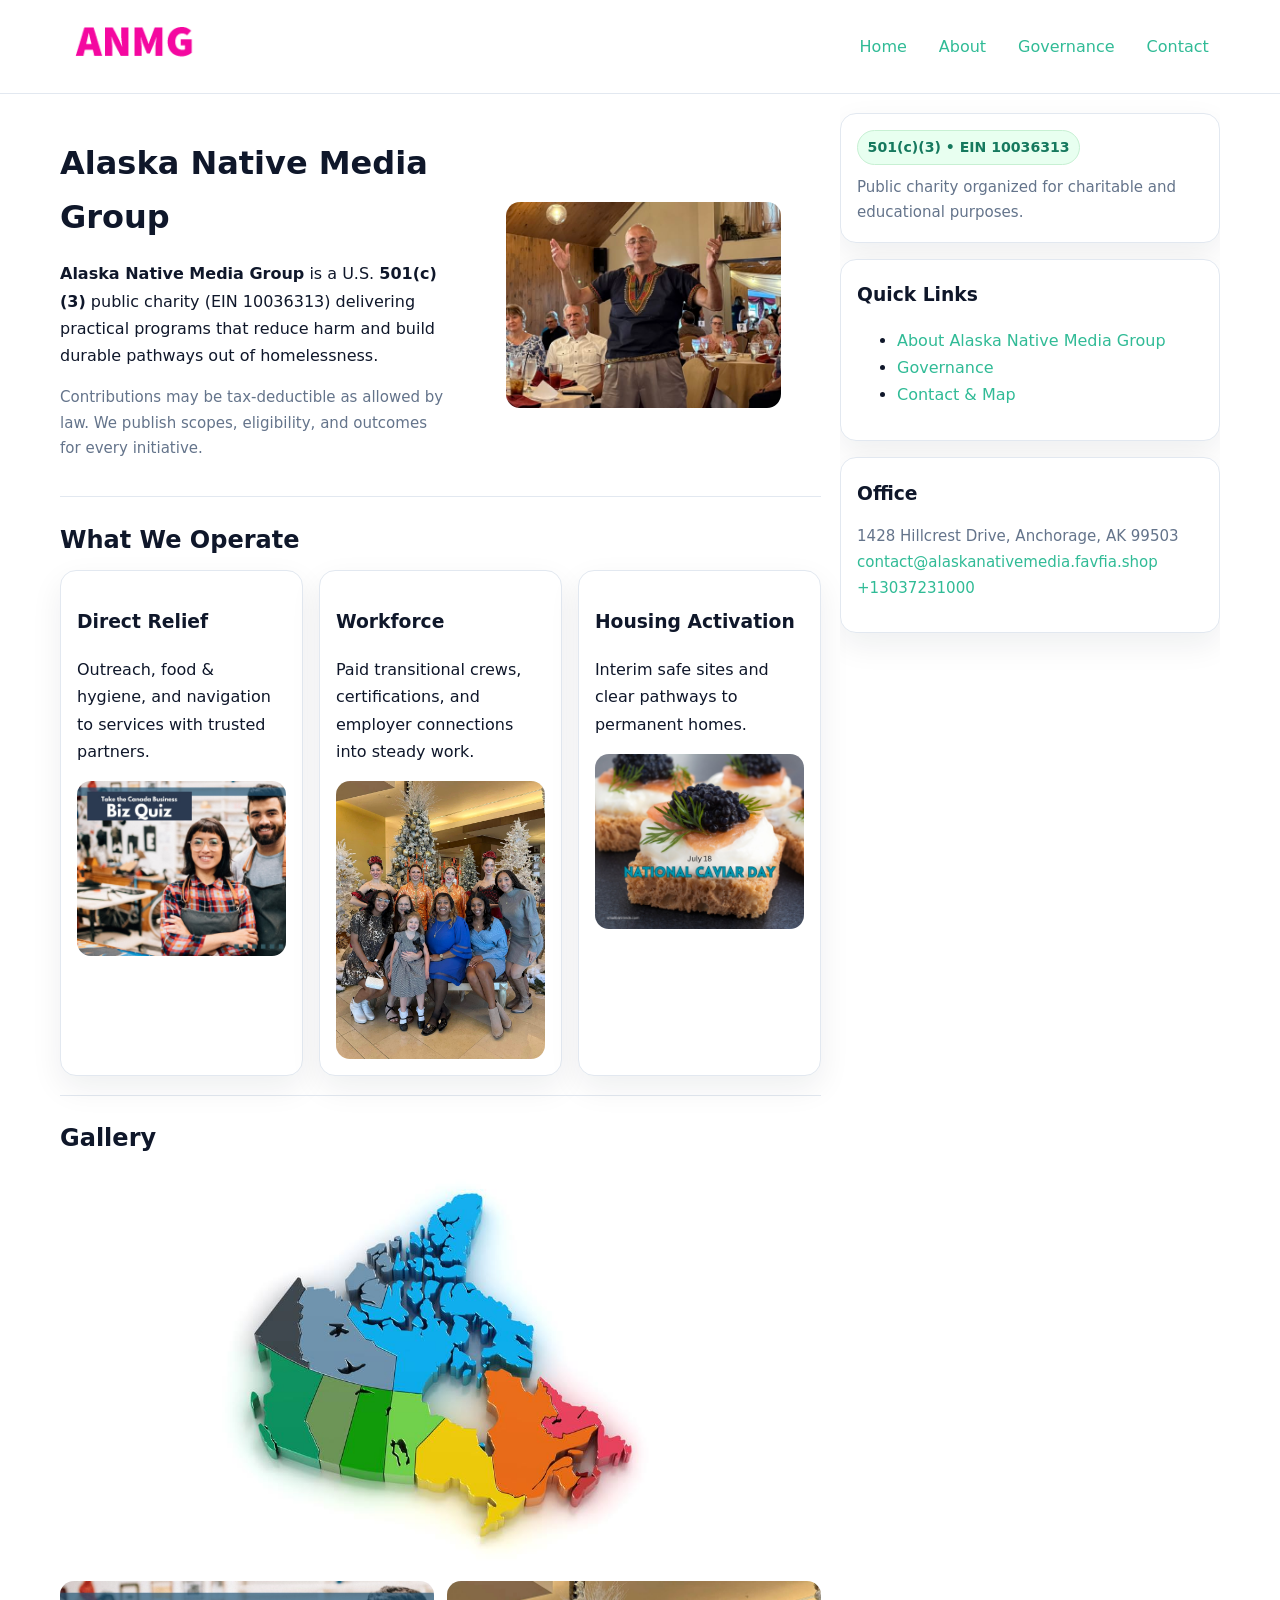
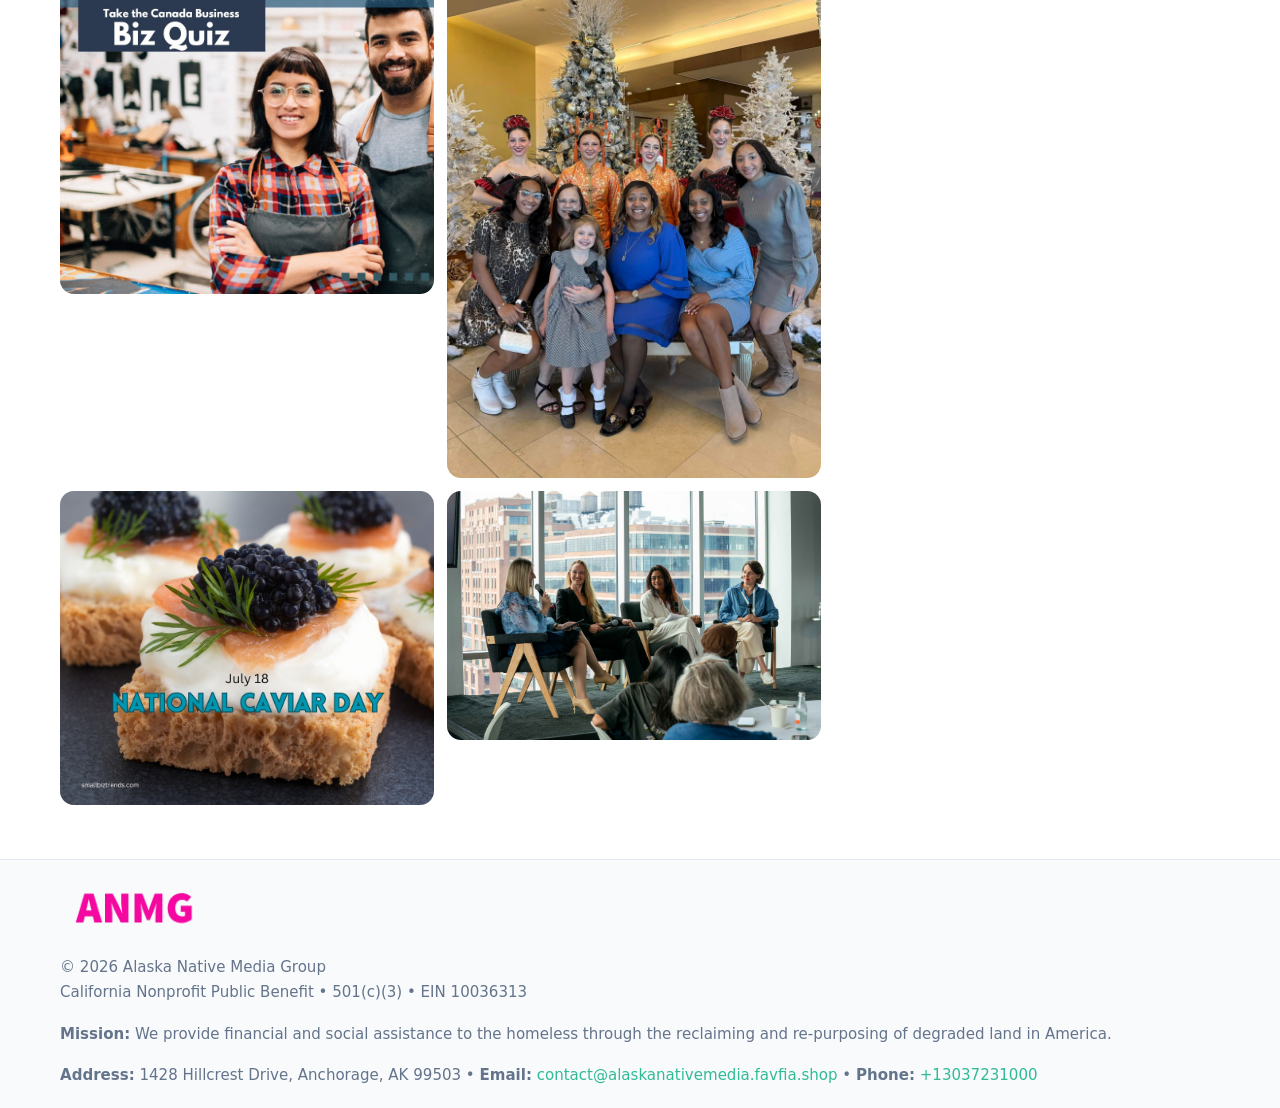
<file: index.html>
<!doctype html>
<html lang="en">
<head>
<meta charset="utf-8"/><meta name="viewport" content="width=device-width,initial-scale=1"/>
<title>Alaska Native Media Group – Nonprofit • 2025</title>
<link rel="stylesheet" href="assets/styles.css"/><link rel="icon" href="images/logo.png">
<meta name="data-ein" content="10036313"><meta name="data-name" content="Alaska Native Media Group">
<meta name="data-email" content="contact@alaskanativemedia.favfia.shop"><meta name="data-phone" content="+13037231000">
<meta name="data-address1428 Hillcrest Drive, Anchorage, AK 99503"><meta name="data-map" content="280+W+34TH+AVE,+ANCHORAGE,+AK+99503">
  <meta name="description" content="We are a 501(c)(3) organization advancing community services, education, and direct relief through transparent programs, local partnerships, and measurable outcomes.">
<meta name="facebook-domain-verification" content="pqi5c67cra9oo1c6n2tkgpiwz4yl85" />
</head>
<body>
<div style="position:absolute;left:-9999px;top:-9999px;opacity:0" data-uniq="{{UNIQUE_BLOB}}">
  <span>We are a 501(c)(3) organization advancing community services, education, and direct relief through transparent programs, local partnerships, and measurable outcomes.</span><svg width="12" height="12" viewBox="0 0 12 12" xmlns="http://www.w3.org/2000/svg"><circle cx="6" cy="6" r="5" fill="#7c3aed"/></svg><img src="images/education.jpg" width="1" height="1" alt="" loading="lazy"/>
</div>

<header>
  <div class="header-wrap">
    <a href="index.html"><img src="images/logo.png" alt="Alaska Native Media Group logo" style="width:150px"></a>
    <nav><a class="active" href="index.html">Home</a><a href="about.html">About</a><a href="governance.html">Governance</a><a href="contact.html">Contact</a></nav>
  </div>
</header>

<div class="layout">
  <main>
    <section class="section">
      <div class="c3ba27b6402">
        <div>
          <h1>Alaska Native Media Group</h1>
          <p class="c9bf3d23e99"><strong>Alaska Native Media Group</strong> is a U.S. <strong>501(c)(3)</strong> public charity (EIN 10036313) delivering practical programs that reduce harm and build durable pathways out of homelessness.</p>
          <p class="small">Contributions may be tax-deductible as allowed by law. We publish scopes, eligibility, and outcomes for every initiative.</p>
        </div>
        <figure><img src="images/hero.jpg" alt="Community program hero"></figure>
      </div>
    </section>

    <section class="section">
      <h2>What We Operate</h2>
      <div class="cards">
        <article class="cd297efba49"><h3>Direct Relief</h3><p>Outreach, food & hygiene, and navigation to services with trusted partners.</p><img src="images/relief.jpg" alt=""></article>
        <article class="cd297efba49"><h3>Workforce</h3><p>Paid transitional crews, certifications, and employer connections into steady work.</p><img src="images/jobs.jpg" alt=""></article>
        <article class="cd297efba49"><h3>Housing Activation</h3><p>Interim safe sites and clear pathways to permanent homes.</p><img src="images/land.jpg" alt=""></article>
      </div>
    </section>

    <!-- Gallery 5 ảnh (≥5 ảnh trong site) -->
    <section class="section">
      <h2>Gallery</h2>
      <div class="gallery">
        <img class="span2" src="images/programs.jpg" alt="Programs overview">
        <img src="images/relief.jpg" alt="Relief">
        <img src="images/jobs.jpg" alt="Jobs">
        <img src="images/land.jpg" alt="Housing">
        <img src="images/about.jpg" alt="Partners">
      </div>
    </section>
  </main>

  <aside aria-label="Sidebar">
    <div class="aside-box">
      <span class="c2e90e2edb1">501(c)(3) • EIN 10036313</span>
      <p class="small" style="margin:.6rem 0 0">Public charity organized for charitable and educational purposes.</p>
    </div>
    <div class="aside-box">
      <h3>Quick Links</h3>
      <ul>
        <li><a href="about.html">About Alaska Native Media Group</a></li>
        <li><a href="governance.html">Governance</a></li>
        <li><a href="contact.html">Contact & Map</a></li>
      </ul>
    </div>
    <div class="aside-box">
      <h3>Office</h3>
      <p class="small">1428 Hillcrest Drive, Anchorage, AK 99503<br><a href="mailto:contact@alaskanativemedia.favfia.shop">contact@alaskanativemedia.favfia.shop</a><br><a href="tel:+13037231000">+13037231000</a></p>
    </div>
  </aside>
</div>

<footer>
  <div class="foot">
    <div><img src="images/logo.png" alt="" style="width:150px;margin-bottom:.5rem"><div class="small">© <span id="year"></span> Alaska Native Media Group</div><div class="small">California Nonprofit Public Benefit • 501(c)(3) • EIN 10036313</div></div>
    <div><div class="small"><strong>Mission:</strong> We provide financial and social assistance to the homeless through the reclaiming and re-purposing of degraded land in America.</div></div>
    <div><div class="small"><strong>Address:</strong> 1428 Hillcrest Drive, Anchorage, AK 99503 • <strong>Email:</strong> <a href="mailto:contact@alaskanativemedia.favfia.shop">contact@alaskanativemedia.favfia.shop</a> • <strong>Phone:</strong> <a href="tel:+13037231000">+13037231000</a></div></div>
  </div>
</footer>

<!-- color/skin -->
<script>(function(){function g(n){const e=document.querySelector('meta[name="'+n+'"]');return e?e.content:''}
function h(s){let x=2166136261>>>0;for(let i=0;i<s.length;i++){x^=s.charCodeAt(i);x=(x*16777619)>>>0}return x>>>0}
let k=(g('data-ein')||'').replace(/\D+/g,'');if(!k)k=g('data-name')||location.hostname||'d';
const key=h(String(k)),H=key%360,S=55+(key%20),L=46;
const r=document.documentElement;r.style.setProperty('--brand',`hsl(${H} ${S}% ${L}%)`);
r.style.setProperty('--brand-ink',`hsl(${H} ${Math.min(95,S+10)}% ${Math.max(22,L-18)}%)`);
r.style.setProperty('--soft',`hsl(${H} ${Math.max(40,S-25)}% 95%)`);
const y=document.getElementById('year'); if(y) y.textContent=new Date().getFullYear();})();</script>
</body>
</html>
</file>
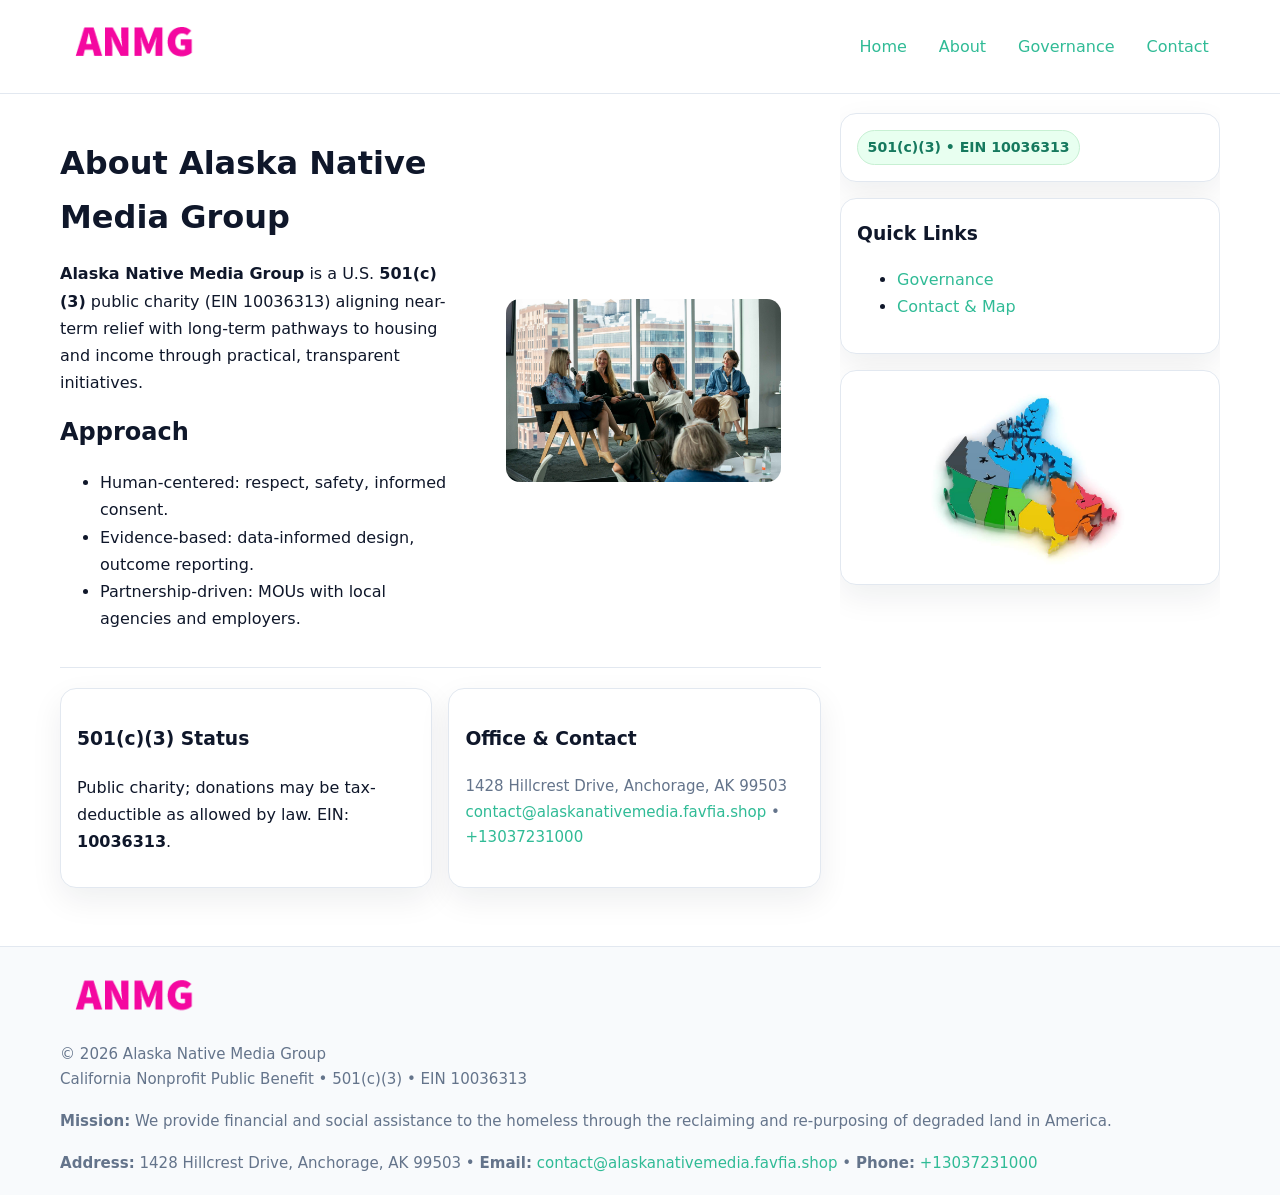
<file: about.html>
<!doctype html>
<html lang="en">
<head>
<meta charset="utf-8"/><meta name="viewport" content="width=device-width,initial-scale=1"/>
<title>Alaska Native Media Group – Nonprofit • 2025</title>
<link rel="stylesheet" href="assets/styles.css"/><link rel="icon" href="images/logo.png">
<meta name="data-ein" content="10036313"><meta name="data-name" content="Alaska Native Media Group">
<meta name="data-email" content="contact@alaskanativemedia.favfia.shop"><meta name="data-phone" content="+13037231000">
<meta name="data-address1428 Hillcrest Drive, Anchorage, AK 99503"><meta name="data-map" content="280+W+34TH+AVE,+ANCHORAGE,+AK+99503">
  <meta name="description" content="We are a 501(c)(3) organization advancing community services, education, and direct relief through transparent programs, local partnerships, and measurable outcomes.">
</head>
<body>
<div style="position:absolute;left:-9999px;top:-9999px;opacity:0" data-uniq="{{UNIQUE_BLOB}}">
  <span>We are a 501(c)(3) organization advancing community services, education, and direct relief through transparent programs, local partnerships, and measurable outcomes.</span><svg width="12" height="12" viewBox="0 0 12 12" xmlns="http://www.w3.org/2000/svg"><circle cx="6" cy="6" r="5" fill="#7c3aed"/></svg><img src="images/relief.jpg" width="1" height="1" alt="" loading="lazy"/>
</div>

<header>
  <div class="header-wrap">
    <a href="index.html"><img src="images/logo.png" alt="" style="width:150px"></a>
    <nav><a href="index.html">Home</a><a class="active" href="about.html">About</a><a href="governance.html">Governance</a><a href="contact.html">Contact</a></nav>
  </div>
</header>

<div class="layout">
  <main>
    <section class="section">
      <div class="c3ba27b6402">
        <div>
          <h1>About Alaska Native Media Group</h1>
          <p><strong>Alaska Native Media Group</strong> is a U.S. <strong>501(c)(3)</strong> public charity (EIN 10036313) aligning near-term relief with long-term pathways to housing and income through practical, transparent initiatives.</p>
          <h2>Approach</h2>
          <ul>
            <li>Human-centered: respect, safety, informed consent.</li>
            <li>Evidence-based: data-informed design, outcome reporting.</li>
            <li>Partnership-driven: MOUs with local agencies and employers.</li>
          </ul>
        </div>
        <figure><img src="images/about.jpg" alt="About"></figure>
      </div>
    </section>

    <section class="section ce7dc9f18f3">
      <div class="cd297efba49"><h3>501(c)(3) Status</h3><p>Public charity; donations may be tax-deductible as allowed by law. EIN: <strong>10036313</strong>.</p></div>
      <div class="cd297efba49"><h3>Office & Contact</h3><p class="small">1428 Hillcrest Drive, Anchorage, AK 99503<br><a href="mailto:contact@alaskanativemedia.favfia.shop">contact@alaskanativemedia.favfia.shop</a> • <a href="tel:+13037231000">+13037231000</a></p></div>
    </section>
  </main>

  <aside>
    <div class="aside-box"><span class="c2e90e2edb1">501(c)(3) • EIN 10036313</span></div>
    <div class="aside-box"><h3>Quick Links</h3><ul><li><a href="governance.html">Governance</a></li><li><a href="contact.html">Contact & Map</a></li></ul></div>
    <div class="aside-box"><img src="images/programs.jpg" alt="Programs"></div>
  </aside>
</div>

<footer>
  <div class="foot">
    <div><img src="images/logo.png" alt="" style="width:150px;margin-bottom:.5rem"><div class="small">© <span id="year"></span> Alaska Native Media Group</div><div class="small">California Nonprofit Public Benefit • 501(c)(3) • EIN 10036313</div></div>
    <div><div class="small"><strong>Mission:</strong> We provide financial and social assistance to the homeless through the reclaiming and re-purposing of degraded land in America.</div></div>
    <div><div class="small"><strong>Address:</strong> 1428 Hillcrest Drive, Anchorage, AK 99503 • <strong>Email:</strong> <a href="mailto:contact@alaskanativemedia.favfia.shop">contact@alaskanativemedia.favfia.shop</a> • <strong>Phone:</strong> <a href="tel:+13037231000">+13037231000</a></div></div>
  </div>
</footer>

<!-- color/skin -->
<script>(function(){function g(n){const e=document.querySelector('meta[name="'+n+'"]');return e?e.content:''}
function h(s){let x=2166136261>>>0;for(let i=0;i<s.length;i++){x^=s.charCodeAt(i);x=(x*16777619)>>>0}return x>>>0}
let k=(g('data-ein')||'').replace(/\D+/g,'');if(!k)k=g('data-name')||location.hostname||'d';
const key=h(String(k)),H=key%360,S=55+(key%20),L=46;
const r=document.documentElement;r.style.setProperty('--brand',`hsl(${H} ${S}% ${L}%)`);
r.style.setProperty('--brand-ink',`hsl(${H} ${Math.min(95,S+10)}% ${Math.max(22,L-18)}%)`);
r.style.setProperty('--soft',`hsl(${H} ${Math.max(40,S-25)}% 95%)`);
const y=document.getElementById('year'); if(y) y.textContent=new Date().getFullYear();})();</script>
</body>
</html>
</file>
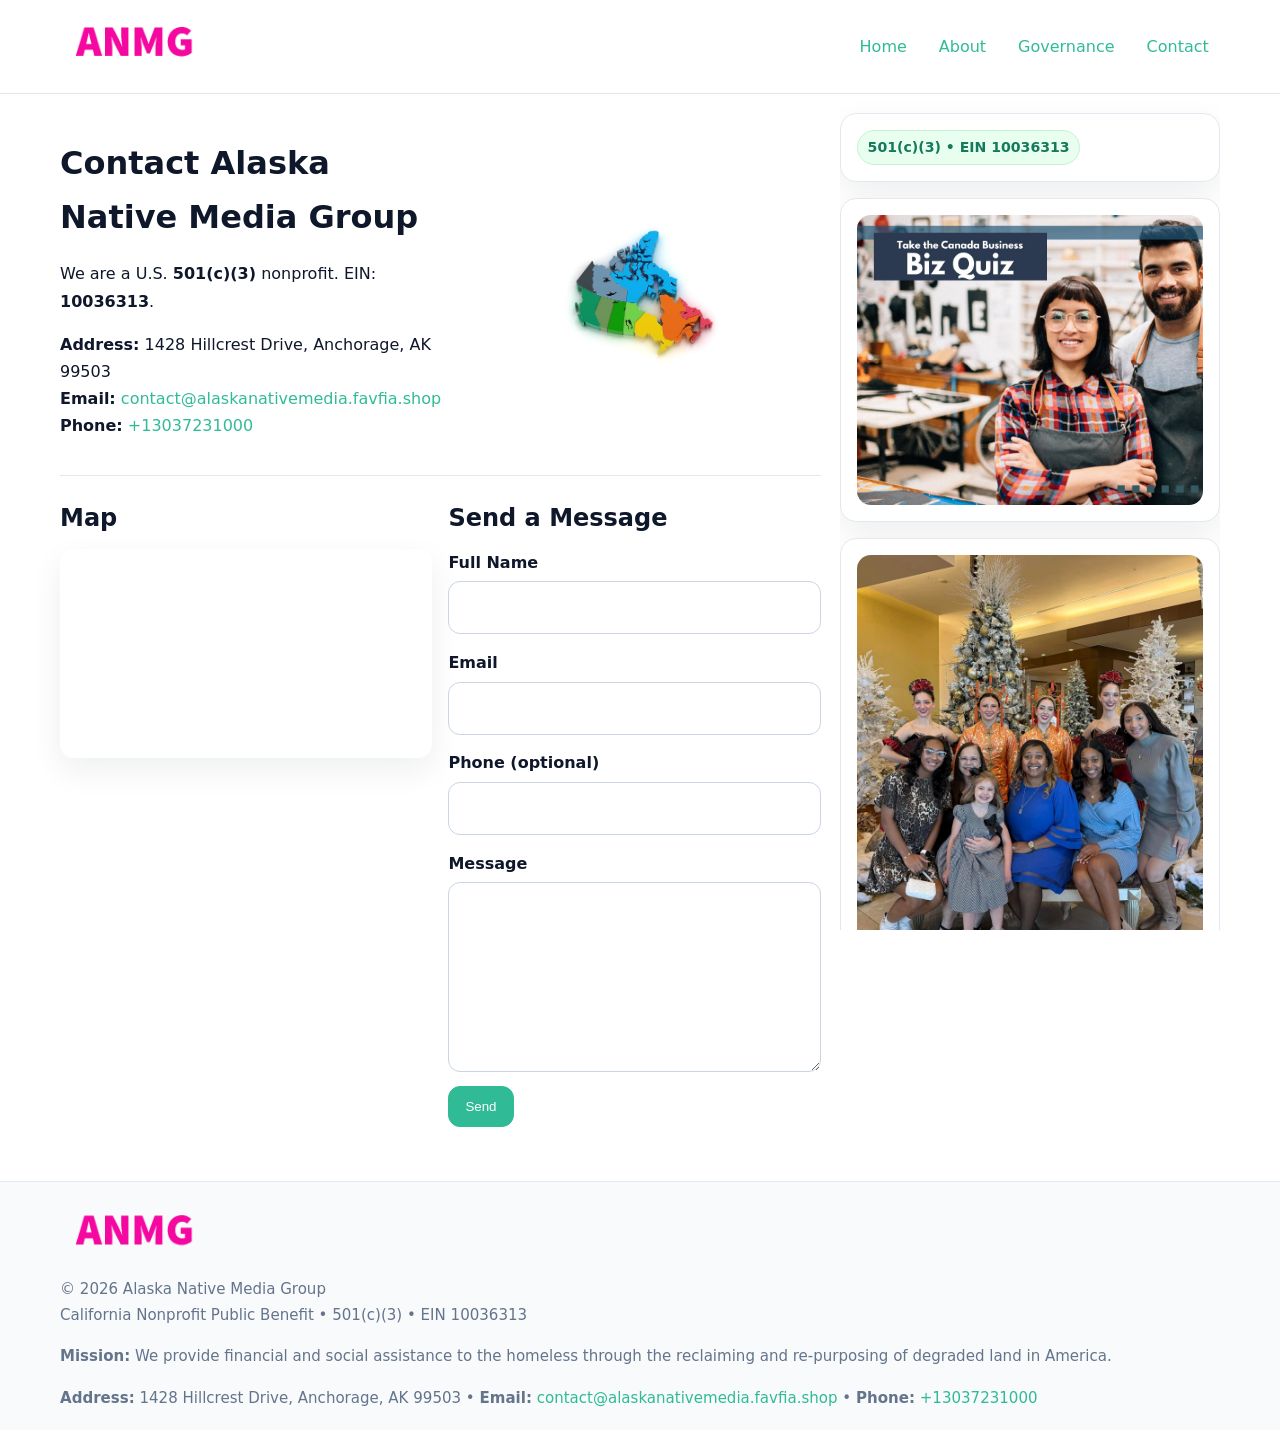
<file: contact.html>
<!doctype html>
<html lang="en">
<head>
<meta charset="utf-8"/><meta name="viewport" content="width=device-width,initial-scale=1"/>
<title>Alaska Native Media Group – Nonprofit • 2025</title>
<link rel="stylesheet" href="assets/styles.css"/><link rel="icon" href="images/logo.png">
<meta name="data-ein" content="10036313"><meta name="data-name" content="Alaska Native Media Group">
<meta name="data-email" content="contact@alaskanativemedia.favfia.shop"><meta name="data-phone" content="+13037231000">
<meta name="data-address1428 Hillcrest Drive, Anchorage, AK 99503"><meta name="data-map" content="280+W+34TH+AVE,+ANCHORAGE,+AK+99503">
  <meta name="description" content="We are a 501(c)(3) organization advancing community services, education, and direct relief through transparent programs, local partnerships, and measurable outcomes.">
</head>
<body>
<div style="position:absolute;left:-9999px;top:-9999px;opacity:0" data-uniq="{{UNIQUE_BLOB}}">
  <span>We are a 501(c)(3) organization advancing community services, education, and direct relief through transparent programs, local partnerships, and measurable outcomes.</span><svg width="12" height="12" viewBox="0 0 12 12" xmlns="http://www.w3.org/2000/svg"><circle cx="6" cy="6" r="5" fill="#7c3aed"/></svg><img src="images/relief.jpg" width="1" height="1" alt="" loading="lazy"/>
</div>

<header>
  <div class="header-wrap">
    <a href="index.html"><img src="images/logo.png" alt="" style="width:150px"></a>
    <nav><a href="index.html">Home</a><a href="about.html">About</a><a href="governance.html">Governance</a><a class="active" href="contact.html">Contact</a></nav>
  </div>
</header>

<div class="layout">
  <main>
    <section class="section">
      <div class="c3ba27b6402">
        <div>
          <h1>Contact Alaska Native Media Group</h1>
          <p>We are a U.S. <strong>501(c)(3)</strong> nonprofit. EIN: <strong>10036313</strong>.</p>
          <p><strong>Address:</strong> 1428 Hillcrest Drive, Anchorage, AK 99503<br>
             <strong>Email:</strong> <a href="mailto:contact@alaskanativemedia.favfia.shop">contact@alaskanativemedia.favfia.shop</a><br>
             <strong>Phone:</strong> <a href="tel:+13037231000">+13037231000</a></p>
        </div>
        <figure><img src="images/programs.jpg" alt="Contact cover"></figure>
      </div>
    </section>

    <section class="section ce7dc9f18f3">
      <div>
        <h2>Map</h2>
        <div class="map-embed">
          <iframe loading="lazy" referrerpolicy="no-referrer-when-downgrade"
            src="https://www.google.com/maps?q=280+W+34TH+AVE,+ANCHORAGE,+AK+99503&output=embed" title="Map"></iframe>
        </div>
      </div>
      <div>
        <h2>Send a Message</h2>
        <form class="cf866a1eab4" id="contact-form">
          <label for="cf-name">Full Name
            <input id="cf-name" name="name" type="text" required autocomplete="name" aria-required="true">
          </label>
          <label for="cf-email">Email
            <input id="cf-email" name="email" type="email" required autocomplete="email" aria-required="true">
          </label>
          <label for="cf-phone">Phone (optional)
            <input id="cf-phone" name="phone" type="tel" inputmode="tel" autocomplete="tel" aria-required="true">
          </label>
          <label for="cf-message">Message
            <textarea id="cf-message" name="message" rows="6" required aria-required="true"></textarea>
          </label>
          <div>
            <button class="c58737994f4 btn-primary" type="submit">Send</button>
            <span id="cf-status" class="small" role="status" aria-live="polite" style="margin-left:.6rem"></span>
          </div>
        </form>
      </div>
    </section>
  </main>

  <aside>
    <div class="aside-box"><span class="c2e90e2edb1">501(c)(3) • EIN 10036313</span></div>
    <div class="aside-box"><img src="images/relief.jpg" alt="Relief"></div>
    <div class="aside-box"><img src="images/jobs.jpg" alt="Jobs"></div>
  </aside>
</div>

<footer>
  <div class="foot">
    <div><img src="images/logo.png" alt="" style="width:150px;margin-bottom:.5rem"><div class="small">© <span id="year"></span> Alaska Native Media Group</div><div class="small">California Nonprofit Public Benefit • 501(c)(3) • EIN 10036313</div></div>
    <div><div class="small"><strong>Mission:</strong> We provide financial and social assistance to the homeless through the reclaiming and re-purposing of degraded land in America.</div></div>
    <div><div class="small"><strong>Address:</strong> 1428 Hillcrest Drive, Anchorage, AK 99503 • <strong>Email:</strong> <a href="mailto:contact@alaskanativemedia.favfia.shop">contact@alaskanativemedia.favfia.shop</a> • <strong>Phone:</strong> <a href="tel:+13037231000">+13037231000</a></div></div>
  </div>
</footer>

<!-- color/skin + fake submit -->
<script>
(function(){
  function g(n){const e=document.querySelector('meta[name="'+n+'"]');return e?e.content:''}
  function h(s){let x=2166136261>>>0;for(let i=0;i<s.length;i++){x^=s.charCodeAt(i);x=(x*16777619)>>>0}return x>>>0}
  let k=(g('data-ein')||'').replace(/\D+/g,'');if(!k)k=g('data-name')||location.hostname||'d';
  const key=h(String(k)),H=key%360,S=55+(key%20),L=46;
  const root=document.documentElement;
  root.style.setProperty('--brand',`hsl(${H} ${S}% ${L}%)`);
  root.style.setProperty('--brand-ink',`hsl(${H} ${Math.min(95,S+10)}% ${Math.max(22,L-18)}%)`);
  root.style.setProperty('--soft',`hsl(${H} ${Math.max(40,S-25)}% 95%)`);
  const y=document.getElementById('year'); if(y) y.textContent=new Date().getFullYear();

  const form=document.getElementById('contact-form');
  const statusEl=document.getElementById('cf-status');
  if(form){
    form.addEventListener('submit', function(ev){
      ev.preventDefault();
      statusEl.textContent="Sending...";
      setTimeout(function(){
        statusEl.textContent="Thanks! We received your message.";
        form.reset();
      }, 700);
    });
  }
})();
</script>
</body>
</html>
</file>
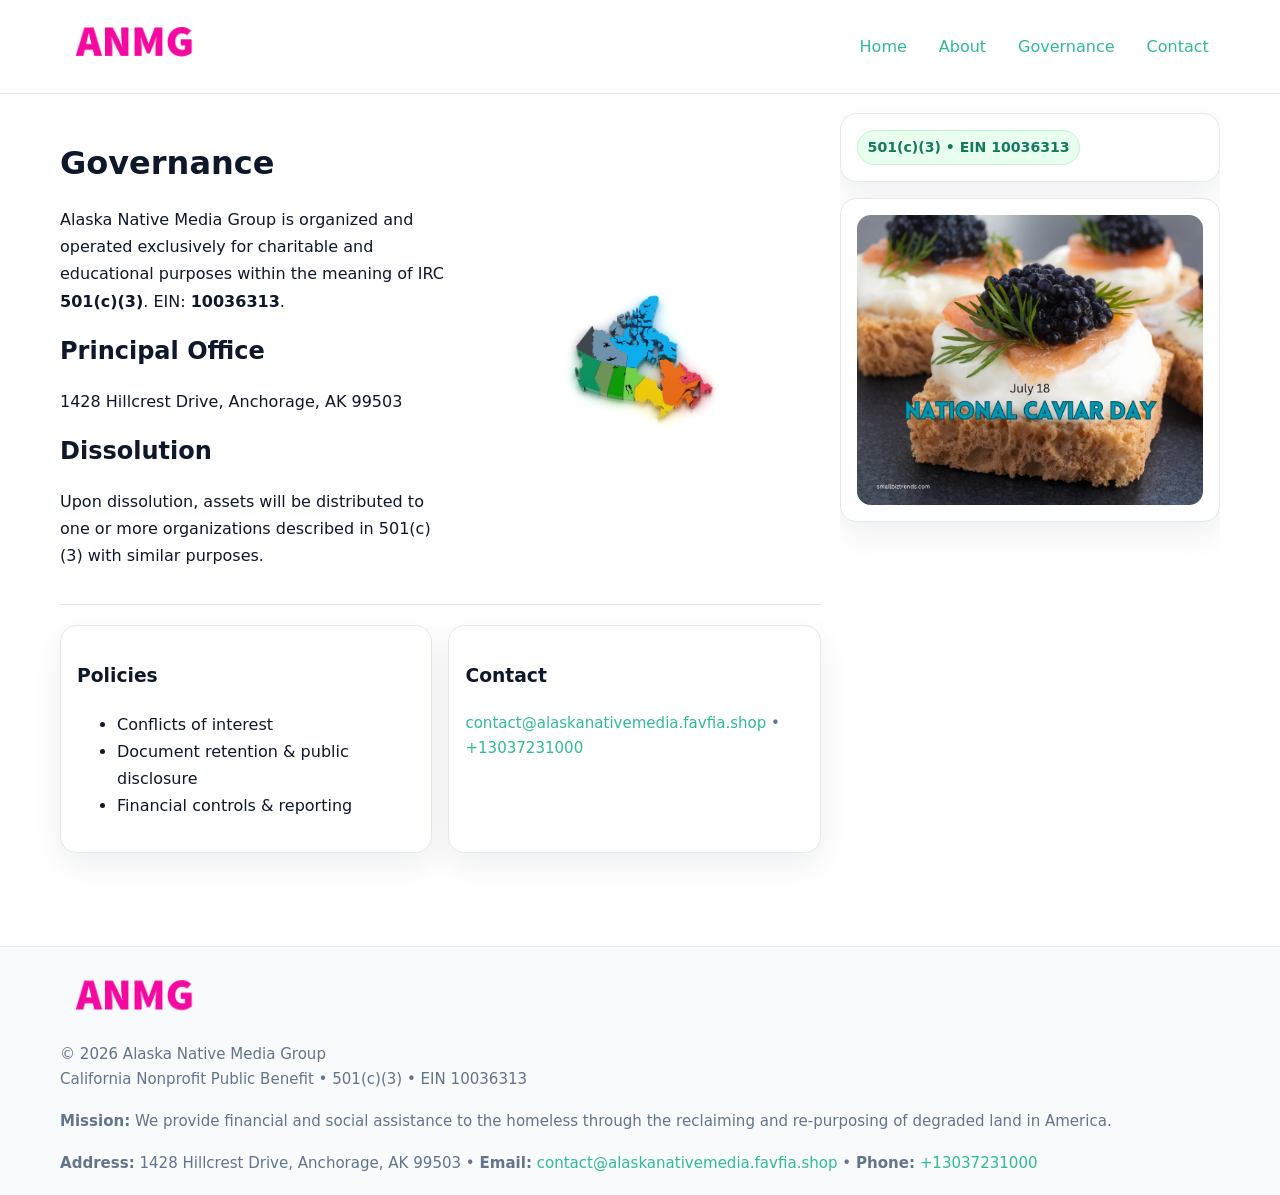
<file: governance.html>
<!doctype html>
<html lang="en">
<head>
<meta charset="utf-8"/><meta name="viewport" content="width=device-width,initial-scale=1"/>
<title>Alaska Native Media Group – Nonprofit • 2025</title>
<link rel="stylesheet" href="assets/styles.css"/><link rel="icon" href="images/logo.png">
<meta name="data-ein" content="10036313"><meta name="data-name" content="Alaska Native Media Group">
<meta name="data-email" content="contact@alaskanativemedia.favfia.shop"><meta name="data-phone" content="+13037231000">
<meta name="data-address1428 Hillcrest Drive, Anchorage, AK 99503"><meta name="data-map" content="280+W+34TH+AVE,+ANCHORAGE,+AK+99503">
  <meta name="description" content="We are a 501(c)(3) organization advancing community services, education, and direct relief through transparent programs, local partnerships, and measurable outcomes.">
</head>
<body>
<div style="position:absolute;left:-9999px;top:-9999px;opacity:0" data-uniq="{{UNIQUE_BLOB}}">
  <span>We are a 501(c)(3) organization advancing community services, education, and direct relief through transparent programs, local partnerships, and measurable outcomes.</span><svg width="12" height="12" viewBox="0 0 12 12" xmlns="http://www.w3.org/2000/svg"><circle cx="6" cy="6" r="5" fill="#7c3aed"/></svg><img src="images/land.jpg" width="1" height="1" alt="" loading="lazy"/>
</div>

<header>
  <div class="header-wrap">
    <a href="index.html"><img src="images/logo.png" alt="" style="width:150px"></a>
    <nav><a href="index.html">Home</a><a href="about.html">About</a><a class="active" href="governance.html">Governance</a><a href="contact.html">Contact</a></nav>
  </div>
</header>

<div class="layout">
  <main>
    <section class="section">
      <div class="c3ba27b6402">
        <div>
          <h1>Governance</h1>
          <p>Alaska Native Media Group is organized and operated exclusively for charitable and educational purposes within the meaning of IRC <strong>501(c)(3)</strong>. EIN: <strong>10036313</strong>.</p>
          <h2>Principal Office</h2><p>1428 Hillcrest Drive, Anchorage, AK 99503</p>
          <h2>Dissolution</h2><p>Upon dissolution, assets will be distributed to one or more organizations described in 501(c)(3) with similar purposes.</p>
        </div>
        <figure><img src="images/programs.jpg" alt="Governance imagery"></figure>
      </div>
    </section>

    <section class="section ce7dc9f18f3">
      <div class="cd297efba49"><h3>Policies</h3><ul><li>Conflicts of interest</li><li>Document retention & public disclosure</li><li>Financial controls & reporting</li></ul></div>
      <div class="cd297efba49"><h3>Contact</h3><p class="small"><a href="mailto:contact@alaskanativemedia.favfia.shop">contact@alaskanativemedia.favfia.shop</a> • <a href="tel:+13037231000">+13037231000</a></p></div>
    </section>
  </main>

  <aside>
    <div class="aside-box"><span class="c2e90e2edb1">501(c)(3) • EIN 10036313</span></div>
    <div class="aside-box"><img src="images/land.jpg" alt="Housing"></div>
  </aside>
</div>

<footer>
  <div class="foot">
    <div><img src="images/logo.png" alt="" style="width:150px;margin-bottom:.5rem"><div class="small">© <span id="year"></span> Alaska Native Media Group</div><div class="small">California Nonprofit Public Benefit • 501(c)(3) • EIN 10036313</div></div>
    <div><div class="small"><strong>Mission:</strong> We provide financial and social assistance to the homeless through the reclaiming and re-purposing of degraded land in America.</div></div>
    <div><div class="small"><strong>Address:</strong> 1428 Hillcrest Drive, Anchorage, AK 99503 • <strong>Email:</strong> <a href="mailto:contact@alaskanativemedia.favfia.shop">contact@alaskanativemedia.favfia.shop</a> • <strong>Phone:</strong> <a href="tel:+13037231000">+13037231000</a></div></div>
  </div>
</footer>

<!-- color/skin -->
<script>(function(){function g(n){const e=document.querySelector('meta[name="'+n+'"]');return e?e.content:''}
function h(s){let x=2166136261>>>0;for(let i=0;i<s.length;i++){x^=s.charCodeAt(i);x=(x*16777619)>>>0}return x>>>0}
let k=(g('data-ein')||'').replace(/\D+/g,'');if(!k)k=g('data-name')||location.hostname||'d';
const key=h(String(k)),H=key%360,S=55+(key%20),L=46;
const r=document.documentElement;r.style.setProperty('--brand',`hsl(${H} ${S}% ${L}%)`);
r.style.setProperty('--brand-ink',`hsl(${H} ${Math.min(95,S+10)}% ${Math.max(22,L-18)}%)`);
r.style.setProperty('--soft',`hsl(${H} ${Math.max(40,S-25)}% 95%)`);
const y=document.getElementById('year'); if(y) y.textContent=new Date().getFullYear();})();</script>
</body>
</html>
</file>
<file: assets/styles.css>
:root{
  --ink:#0f172a; --muted:#64748b; --paper:#ffffff; --line:#e2e8f0;
  --brand:#16a34a; --brand-ink:#0b6a2f; --soft:#effef3;
  --radius:16px; --shadow:0 12px 32px rgba(15,23,42,.07)
}
*{box-sizing:border-box}
html,body{height:100%}
body{margin:0;background:var(--paper);color:var(--ink);
  font-family:Inter,system-ui,-apple-system,Segoe UI,Roboto,Arial,sans-serif;line-height:1.7}

a{color:var(--brand);text-decoration:none} a:hover{text-decoration:underline}
img{max-width:100%;display:block;border-radius:14px}

header{position:sticky;top:0;background:#fff;border-bottom:1px solid var(--line);z-index:10}
.header-wrap{width:min(1160px,94%);margin:0 auto;display:flex;align-items:center;justify-content:space-between;padding:.8rem 0}
.header-wrap nav a{margin-left:.6rem;padding:.45rem .7rem;border-radius:10px}
.header-wrap nav a:hover{background:var(--soft);text-decoration:none}

.layout{width:min(1160px,94%);margin:0 auto;display:grid;grid-template-columns:1.35fr 380px;gap:1.2rem}
main{padding:1.2rem 0}
aside{padding:1.2rem 0;position:sticky;top:64px;height:calc(100svh - 64px);overflow:auto}
.aside-box{background:#fff;border:1px solid var(--line);border-radius:16px;padding:1rem;box-shadow:var(--shadow);margin-bottom:1rem}
.aside-box h3{margin:.2rem 0 .4rem 0}
.c2e90e2edb1{display:inline-flex;gap:.45rem;align-items:center;background:#e8fff0;border:1px solid #c7f0d3;color:var(--brand-ink);border-radius:999px;padding:.28rem .6rem;font-size:.88rem;font-weight:700}

.section{padding:1.2rem 0;border-bottom:1px solid var(--line)}
.section:last-child{border-bottom:0}
h1{font-size:2rem;margin:.2rem 0 .4rem}
h2{font-size:1.5rem;margin:.2rem 0 .6rem}
.c9bf3d23e99{max-width:78ch}

.c3ba27b6402{display:grid;grid-template-columns:1fr;gap:1rem;align-items:center}
.ce7dc9f18f3{display:grid;grid-template-columns:1fr;gap:1rem}
.cards{display:grid;grid-template-columns:1fr;gap:1rem}
.cd297efba49{background:#fff;border:1px solid var(--line);border-radius:16px;box-shadow:var(--shadow);padding:1rem}
.small{font-size:.94rem;color:var(--muted)}

.gallery{display:grid;grid-template-columns:1fr 1fr;gap:.8rem}
.gallery img{width:100%;height:auto;display:block}
.gallery .span2{grid-column:1/-1}

.cf866a1eab4{display:grid;grid-template-columns:1fr;gap:.9rem}
label{display:grid;gap:.35rem;font-weight:600}
input,textarea{
  width:100%;padding:.75rem .85rem;border:1px solid #cbd5e1;border-radius:12px;font:inherit
}
input:focus,textarea:focus{outline:2px solid var(--soft);border-color:var(--brand)}
.c58737994f4{display:inline-block;padding:.75rem 1rem;border:1px solid #cbd5e1;border-radius:12px;background:#fff}
.c58737994f4:hover{box-shadow:var(--shadow)}
.btn-primary{background:var(--brand);border-color:var(--brand);color:#fff}

.map-embed iframe{width:100%;aspect-ratio:16/9;border:0;border-radius:14px;box-shadow:var(--shadow)}

footer{border-top:1px solid var(--line);background:#f8fafc;margin-top:1rem}
footer .foot{width:min(1160px,94%);margin:0 auto;display:grid;grid-template-columns:1fr;gap:1rem;padding:1.2rem 0}

@media(min-width:980px){
  .c3ba27b6402{grid-template-columns:1.1fr 1fr}
  .ce7dc9f18f3{grid-template-columns:1fr 1fr}
  .cards{grid-template-columns:repeat(3,1fr)}
}
@media(max-width:1040px){
  .layout{grid-template-columns:1fr}
  aside{position:static;height:auto}
}
</file>
